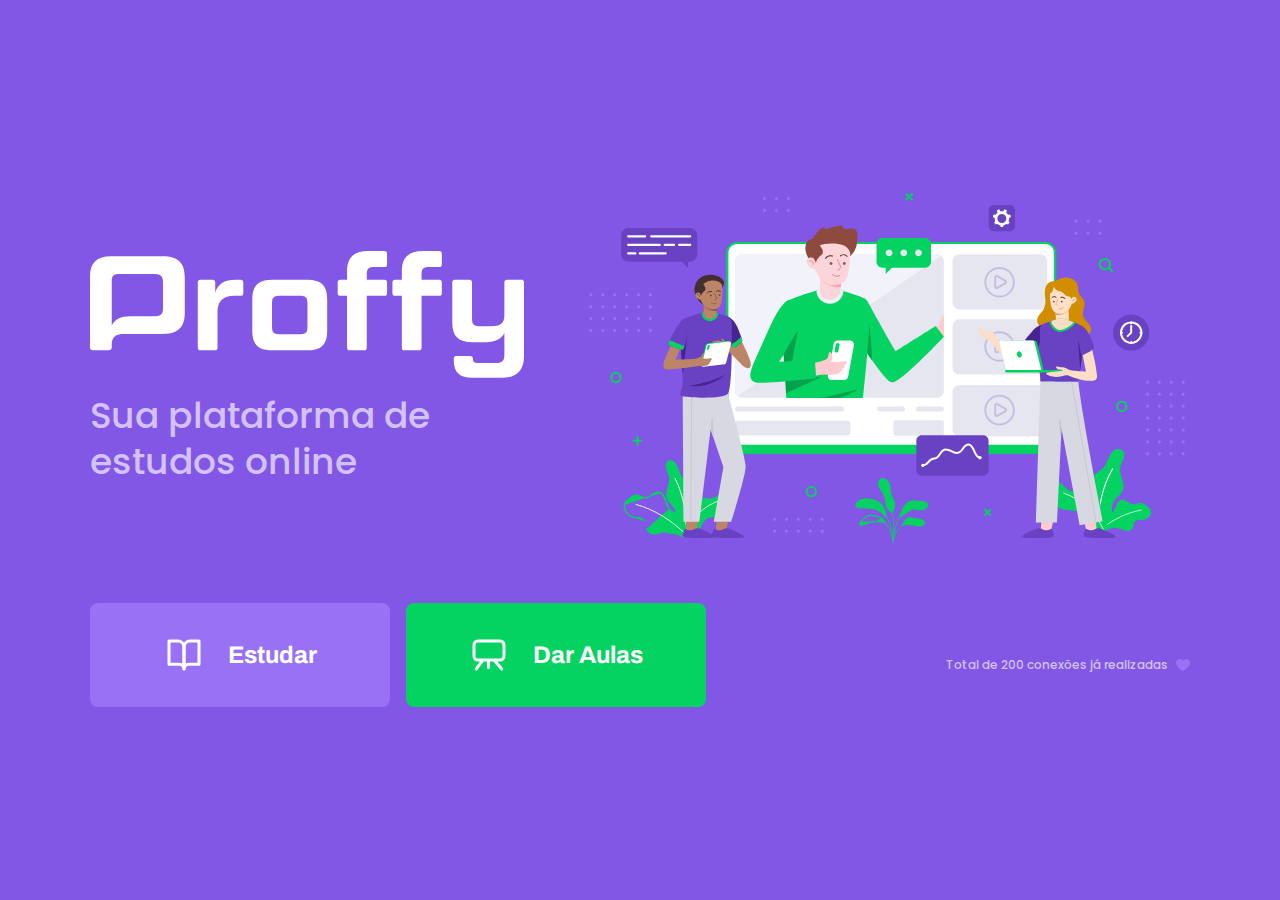
<file: index.html>
<!DOCTYPE html>
<html lang="pt_br">

<head>
    <meta charset="UTF-8">
    <meta name="viewport" content="width=device-width, initial-scale=1.0">
    <meta name_ "theme-color" content="#8257E5">
    <title>Proffy | Sua plataforma de estudos online</title>

    <link rel="shortcut icon" href="/images/favicon.png" type="image/png">

    <link rel="stylesheet" href="/styles/main.css">
    <link rel="stylesheet" href="/styles/partials/page-landing.css">

    <link href="https://fonts.googleapis.com/css2?family=Archivo:wght@400;700&amp;family=Poppins:wght@400;600&amp;display=swap" rel="stylesheet">

</head>

<body id="page-landing">

    <div id="container">
        <div class="logo-container">
            <img src="/images/logo.svg" alt="Proffy">
            <h2>Sua plataforma de estudos online</h2>
        </div>
        <img class="hero-image" src="/images/landing.svg" alt="Plataforma de estudos">

        <div class="buttons-container">
            <a class="study" href="/study.html">
                <img src="/images/icons/study.svg" alt="Estudar"> Estudar
            </a>

            <a class="give-classes" href="/give-classes.html">
                <img src="/images/icons/give-classes.svg" alt="Dar aulas"> Dar Aulas
            </a>

        </div>

        <p class="total-connections">
            Total de 200 conexões já realizadas
            <img src="/images/icons/purple-heart.svg" alt="coração roxo">
        </p>
    </div>


</body>

</html>
</file>
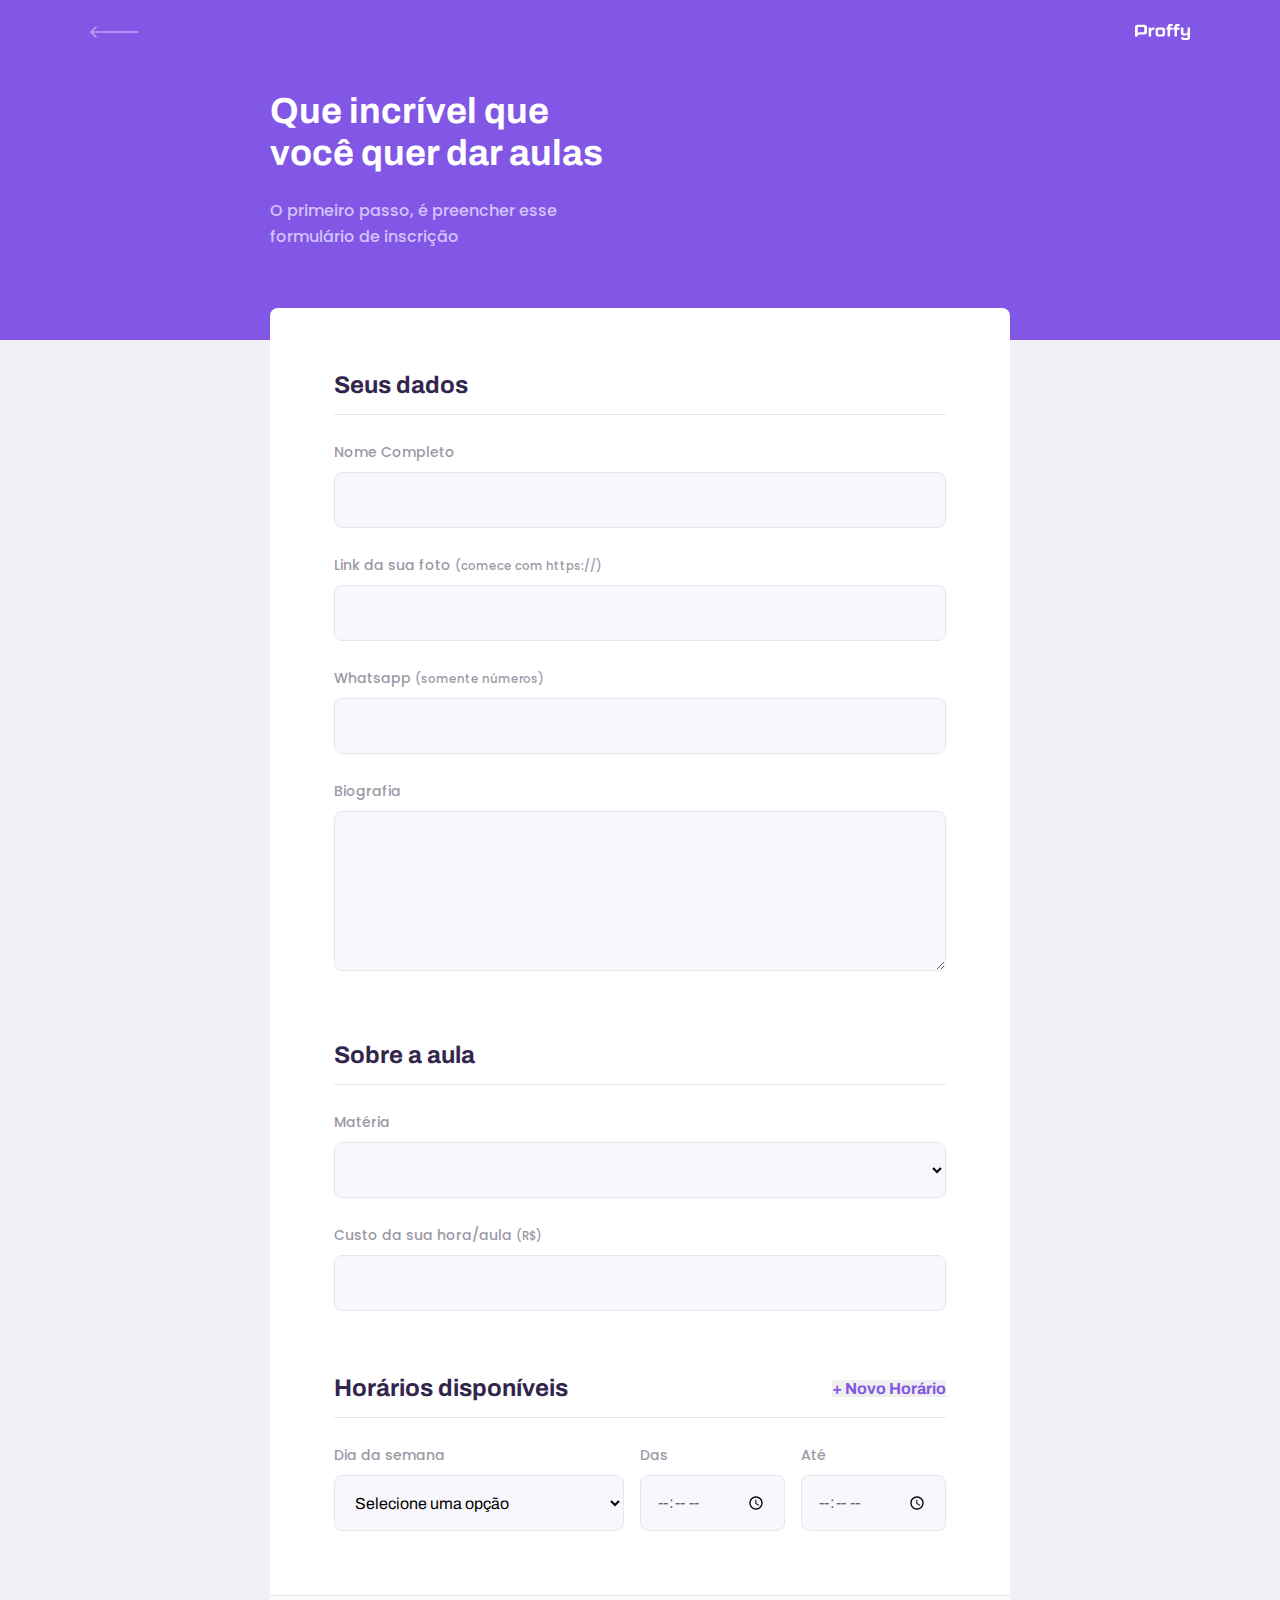
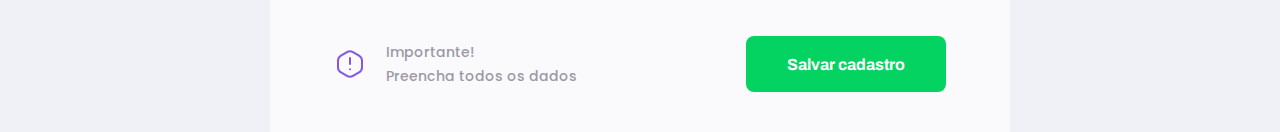
<file: give-classes.html>
<!DOCTYPE html>
<html lang="pt_br">

<head>
    <meta charset="UTF-8">
    <meta name="viewport" content="width=device-width, initial-scale=1.0">
    <title>Proffy | Sua plataforma de estudos online</title>

    <link rel="stylesheet" href="/styles/main.css">
    <link rel="stylesheet" href="styles/partials/header.css">
    <link rel="stylesheet" href="styles/partials/forms.css">
    <link rel="stylesheet" href="/styles/partials/page-give-classes.css">

    <link href="https://fonts.googleapis.com/css2?family=Archivo:wght@400;700&amp;family=Poppins:wght@400;600&amp;display=swap" rel="stylesheet">

    <script src="/scripts/addField.js" defer></script>
</head>

<body id="page-give-classes">

    <div id="container">
        <header class="page-header">
            <div class="top-bar-container">
                <a href="/">
                    <img src="/images/icons/back.svg" alt="voltar">
                </a>
                <img src="/images/logo.svg" alt="proffy">
            </div>
            <div class="header-content">
                <strong>Que incrível que você quer dar aulas</strong>
                <p>O primeiro passo, é preencher esse formulário de inscrição</p>
            </div>
        </header>
        <main>
            <form action="" id="create-class" autocomplete="off">
                <fieldset>
                    <legend>Seus dados</legend>

                    <div class="input-block">
                        <label for="name">Nome Completo</label>
                        <input name="name" id="name" required>
                    </div>
                    <div class="input-block">
                        <label for="avatar">Link da sua foto <small>(comece com https://)</small></label>
                        <input name="avatar" id="avatar" type="url" required>
                    </div>
                    <div class="input-block">
                        <label for="whatsapp">Whatsapp <small>(somente números)</small></label>
                        <input name="whatsapp" id="whatsapp" type="tel" maxlength="11" required>
                    </div>
                    <div class="textarea-block">
                        <label for="bio">Biografia</label>
                        <textarea name="bio" id="bio" required></textarea>
                    </div>

                </fieldset>

                <fieldset>
                    <legend>Sobre a aula</legend>
                    <div class="select-block">
                        <label for="subject">Matéria</label>
                        <select name="subject" id="subject" required>
                            <option value="Selecione uma opção"></option>
                            <option value="1">Artes</option>
                            <option value="2">Biologia</option>
                            <option value="3">Ciências</option>
                            <option value="4">Educação física</option>
                            <option value="5">Física</option>
                            <option value="6">Geografia</option>
                            <option value="7">História</option>
                            <option value="8">Matemática</option>
                            <option value="9">Português</option>
                            <option value="10">Química</option>
                        </select>
                    </div>
                    <div class="input-block">
                        <label for="cost">Custo da sua hora/aula
                            <small>(R$)</small>

                        </label>
                        <input type="cost" id="cost" type="number">
                    </div>
                </fieldset>

                <fieldset id="schedule-items">
                    <legend>Horários disponíveis
                        <button id="add-time">+ Novo Horário</button>
                    </legend>
                    <div class="schedule-item">
                        <div class="select-block">
                            <label for="weekday">Dia da semana</label>
                            <select name="weekday[]" id="weekday">
                            <option value="">Selecione uma opção</option>
                            <option value="0">Domingo</option>
                            <option value="1">Segunda-feira</option>
                            <option value="2">Terça-feira</option>
                            <option value="3">Quarta-feira</option>
                            <option value="4">Quinta-feira</option>
                            <option value="5">Sexta-feira</option>
                            <option value="6">Sábado</option>
                        </select>
                        </div>
                        <div class="input-block">
                            <label for="time_from">Das</label>
                            <input type="time" name="time_from[]" required>
                        </div>
                        <div class="input-block">
                            <label for="time_to">Até</label>
                            <input type="time" name="time_to[]" required>
                        </div>

                    </div>

                </fieldset>
            </form>
            <footer>
                <p>
                    <img src="/images/icons/warning.svg" alt="Aviso importante"> Importante! <br> Preencha todos os dados
                </p>
                <button type="submit" form="create-class">Salvar cadastro</button>
            </footer>
        </main>
    </div>


</body>

</html>
</file>
<file: styles/main.css>
/* CSS = Cascading Style Sheets */

:root {
    --color-background: #F0F0F7;
    --color-primary-lighter: #9871F5;
    --color-primary-light: #916BEA;
    --color-primary: #8257E5;
    --color-primary-dark: #774DD6;
    --color-primary-darker: #6842c2;
    --color-secondary: #04D361;
    --color-secondary-dark: #04BF58;
    --color-title-in-primary: #FFFFFF;
    --color-text-in-primary: #D4C2FF;
    --color-text-title: #32264D;
    --color-text-complement: #9C98A6;
    --color-text-base: #6A6180;
    --color-line-in-white: #E6E6F0;
    --color-input-background: #F8F8FC;
    --color-button-text: #FFFFFF;
    --color-box-base: #FFFFFF;
    --color-box-footer: #FAFAFC;
    --color-small-info: #C1BCCC;
    /*Tamanho da fonte padrão: 16px - 100% - 1rem*/
    font-size: 60%;
    /* controle das medidas rem */
}

* {
    margin: 0;
    padding: 0;
    /* box-sizing: border-box; */
}

html,
body {
    height: 100vh;
    /*Altura*/
}

body {
    background-color: var(--color-background);
    display: flex;
    align-items: center;
    justify-content: center;
}

body,
input,
button,
textarea {
    /* font: 500 1.6rem Poppins; */
    font-weight: 500;
    font-family: Poppins;
    font-size: 1.6rem;
    color: var(--color-text-base);
}

#container {
    width: 90vw;
    /*width = Largura*/
    max-width: 700px;
}

@media (min-width: 700px) {
     :root {
        font-size: 62.5%;
    }
}
</file>
<file: styles/partials/page-landing.css>
#page-landing {
    background: var(--color-primary);
}

#page-landing #container {
    color: var(--color-text-in-primary);
}

.logo-container img {
    height: 10rem;
}

.logo-container {
    text-align: center;
    margin-bottom: 3.2rem;
}

.logo-container h2 {
    font-weight: 500;
    font-size: 3.6rem;
    line-height: 4.6rem;
    margin-top: 0.8rem;
}

.hero-image {
    width: 100%;
}

.buttons-container {
    display: flex;
    justify-content: center;
    margin: 3.2 0;
}

.buttons-container a {
    width: 30rem;
    height: 10.4rem;
    border-radius: 0.8rem;
    margin-right: 1.6rem;
    font: 700 2.4rem Archivo;
    display: flex;
    align-items: center;
    justify-content: center;
    text-decoration: none;
    transition: background 0.2s;
    color: var(--color-button-text);
}

.buttons-container a img {
    width: 4rem;
    margin-right: 2.4rem;
}

.buttons-container a.study {
    background: var(--color-primary-lighter);
}

.buttons-container a.study:hover {
    background: var(--color-primary-light);
}

.buttons-container a.give-classes:hover {
    background: var(--color-secondary-dark);
}

.buttons-container a.give-classes {
    background: var(--color-secondary);
    margin-right: 0;
}

.total-connections {
    margin-top: 2rem;
    font-size: 1.8rem;
    display: flex;
    align-items: center;
    justify-content: center;
}

@media (max-width:699px) {
     :root {
        font-size: 40%;
    }
}

.total-connections img {
    margin-left: 0.8rem;
}

@media (min-width: 1100px) {
    #page-landing #container {
        max-width: 1100px;
        display: grid;
        grid-template-columns: 2fr 1fr 2fr;
        grid-template-rows: 350px 1fr;
        grid-template-areas: "proffy image image" "button button texting";
        gap: 60px;
    }
    .logo-container {
        grid-area: proffy;
        text-align: initial;
        align-self: center;
        margin: 0;
    }
    .logo-container img {
        height: 127px;
    }
    .hero-image {
        grid-area: image;
        height: 350px;
    }
    .buttons-container {
        grid-area: button;
        justify-content: flex-start;
        margin: 0;
    }
    .total-connections {
        font-size: 1.2rem;
        grid-area: texting;
        justify-self: end;
    }
}
</file>
<file: styles/partials/header.css>
.page-header {
        background-color: var(--color-primary);
        display: flex;
        flex-direction: column;
    }
    
    .page-header .top-bar-container {
        width: 90%;
        margin: 0 auto;
        display: flex;
        align-items: center;
        justify-content: space-between;
        padding: 1.6rem 0;
    }
    
    .page-header .top-bar-container a {
        height: 3.2rem;
        transition: opacity 0.2s;
    }
    
    .page-header .top-bar-container a :hover {
        opacity: 0.6;
    }
    
    .page-header .top-bar-container>img {
        height: 1.6rem;
    }
    
    .page-header .header-content {
        width: 90%;
        margin: 3.2rem auto;
        position: relative;
    }
    
    .page-header .header-content strong {
        font: 700 3.6rem Archivo;
        line-height: 4.2rem;
        color: var(--color-title-in-primary);
    }
    
    .page-header .header-content p {
        max-width: 30rem;
        font-size: 1.6erem;
        line-height: 2.6rem;
        color: var(--color-text-in-primary);
        margin-top: 2.4rem;
    }
    
    @media (min-width: 700px) {
        #page-study #container {
            max-width: 100vw;
        }
        .page-header {
            height: 340px;
        }
        .page-header .top-bar-container {
            max-width: 1100px;
        }
        .page-header .header-content {
            max-width: 740px;
            margin: 0 auto;
            flex: 1 1;
            padding-bottom: 48px;
            display: flex;
            flex-direction: column;
            justify-content: center;
        }
        .page-header .header-content strong {
            max-width: 350px;
        }
    }
</file>
<file: styles/partials/forms.css>
.select-block label,
.input-block label,
.textarea-block label {
    font-size: 1.4rem;
    color: var(--color-text-complement);
}

.input-block input {
    box-sizing: border-box;
}

#page-give-classes textarea {
    box-sizing: border-box;
}

.input-block input,
.select-block select,
.textarea-block textarea {
    width: 100%;
    height: 5.6rem;
    margin-top: 0.8rem;
    border-radius: 0.8rem;
    background: var(--color-input-background);
    border: 1px solid var(--color-line-in-white);
    outline: 0;
    padding: 0 1.6rem;
    font: 1.6rem Archivo;
}

.textarea-block textarea {
    padding: 1.2rem 1.6rem;
    height: 16rem;
    resize: vertical;
}

.input-block,
.textarea-block {
    position: relative;
}

.input-block:focus-within::after,
.textarea-block:focus-within::after {
    content: "";
    width: calc(100% - 3.2rem);
    height: 2px;
    background: var(--color-primary-light);
    position: absolute;
    left: 1.6rem;
    bottom: 0;
}
</file>
<file: styles/partials/page-give-classes.css>
#page-give-classes #container {
    width: 100vw;
    height: 100vh;
}

#page-give-classes .page-header .header-content {
    margin-bottom: 6.4rem;
}

#page-give-classes main {
    background: var(--color-box-base);
    width: 100%;
    max-width: 74rem;
    border-radius: .8rem;
    margin: -3.2rem auto 3.2rem;
    padding-top: 6.4rem;
}

#page-give-classes fieldset {
    border: none;
    padding: 0 2.4rem;
}

#page-give-classes fieldset legend {
    font: 700 2.4rem Archivo;
    color: var(--color-text-title);
    margin-bottom: 2.4rem;
    display: flex;
    align-items: center;
    justify-content: space-between;
    width: 100%;
    padding-bottom: 1.6rem;
    border-bottom: 1px solid var(--color-line-in-white);
}

#page-give-classes fieldset legend button {
    background-color: none;
    border: 0;
    color: var(--color-primary);
    font: 700 1.6rem Archivo;
    cursor: pointer;
    transition: 0.2s;
}

#page-give-classes fieldset legend button:hover {
    transform: translateY(-5px);
    color: var(--color-primary-dark);
}

#page-give-classes fieldset+fieldset {
    margin-top: 6.4rem;
}

#page-give-classes .input-block+.input-block,
#page-give-classes .input-block+.textarea-block,
#page-give-classes .select-block+.input-block {
    margin-top: 2.4rem;
}

#page-give-classes main footer {
    padding: 4rem 2.4rem;
    background: var(--color-box-footer);
    border-top: 1px solid var(--color-line-in-white);
    margin-top: 6.4rem;
}

#page-give-classes main footer p {
    display: flex;
    align-items: center;
    font-size: 1.4rem;
    line-height: 2.4rem;
    justify-content: center;
    color: var(--color-text-complement);
}

#page-give-classes main footer p img {
    margin-right: 2rem;
}

#page-give-classes main footer button {
    width: 100%;
    height: 5.6rem;
    background: var(--color-secondary);
    color: var(--color-button-text);
    border: 0;
    border-radius: .8rem;
    cursor: pointer;
    font: 700 1.6rem Archivo;
    display: flex;
    align-items: center;
    justify-content: center;
    text-decoration: none;
    transition: 0.2s;
    margin-top: 3.2rem;
}

#page-give-classes main footer button:hover {
    background-color: var(--color-secondary-dark);
}

.schedule-item+.schedule-item {
    margin-top: 3.2rem;
    padding-top: 3.2rem;
    border-top: 1px solid var(--color-line-in-whites);
}

@media (min-width: 700px) {
    #page-give-classes #container {
        max-width: 100vw;
        height: 100vh;
    }
    #page-give-classes .page-header .header-content {
        padding-bottom: 0;
    }
    #page-give-classes main fieldset {
        padding: 0 64px;
    }
    .schedule-item {
        display: grid;
        grid-template-columns: 2fr 1fr 1fr;
        column-gap: 1.6rem;
    }
    .schedule-item .input-block {
        margin-top: 0;
    }
    #page-give-classes #schedule-items .select-block+.input-block,
    #page-give-classes #schedule-items .input-block+.input-block {
        margin-top: 0;
    }
    #page-give-classes main footer {
        padding: 40px 64px;
        display: flex;
        justify-content: space-between;
    }
    #page-give-classes main footer button {
        margin-top: 0;
        width: 200px;
    }
}
</file>
